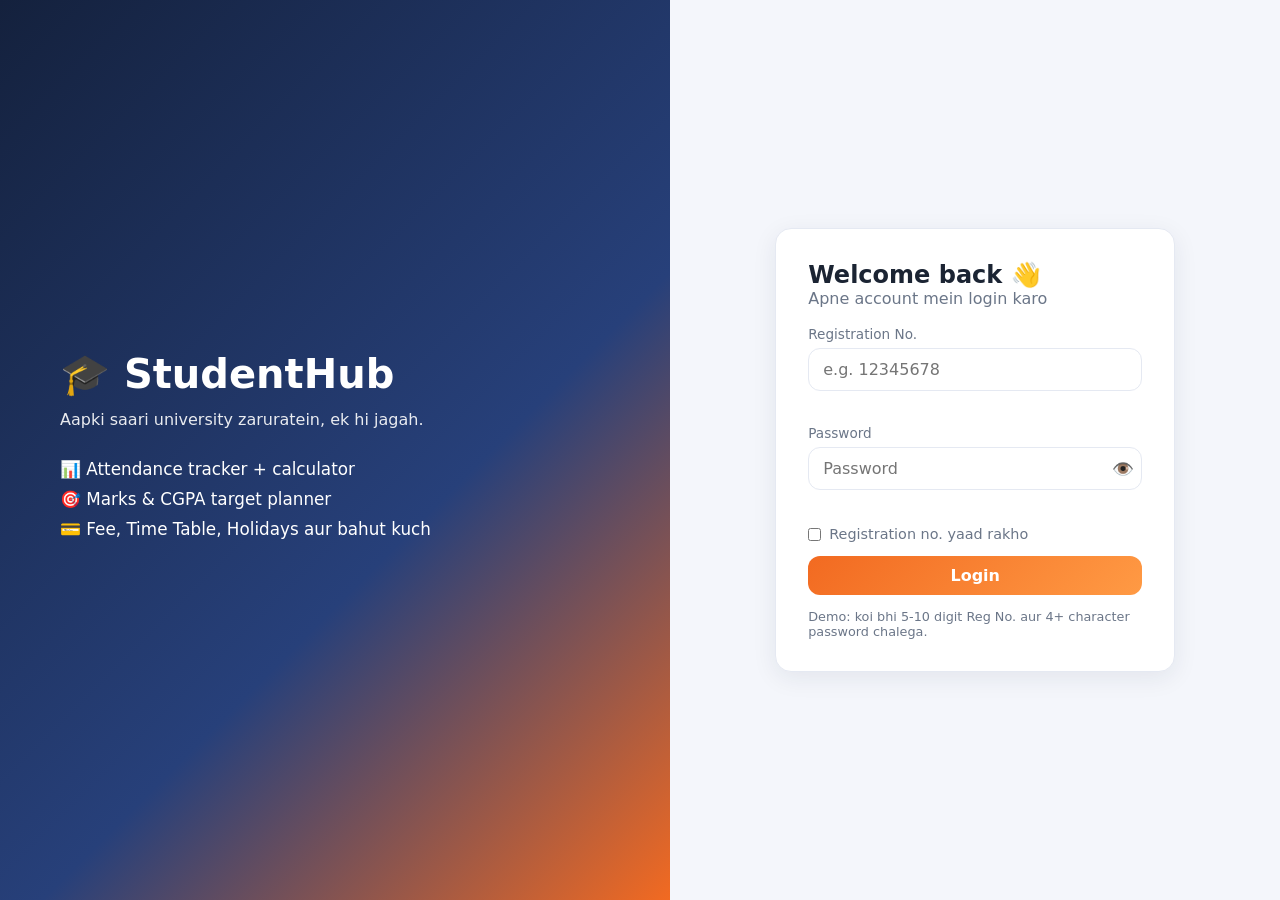
<file: index.html>
<!DOCTYPE html>
<html lang="hi">
<head>
<meta charset="UTF-8"><meta name="viewport" content="width=device-width,initial-scale=1">
<title>Login | StudentHub</title>
<link rel="stylesheet" href="style.css">
</head>
<body>
<div class="login-wrap">
  <section class="login-hero">
    <h1>🎓 StudentHub</h1>
    <p style="opacity:.9;margin-bottom:20px">Aapki saari university zaruratein, ek hi jagah.</p>
    <ul>
      <li>📊 Attendance tracker + calculator</li>
      <li>🎯 Marks & CGPA target planner</li>
      <li>💳 Fee, Time Table, Holidays aur bahut kuch</li>
    </ul>
  </section>
  <section class="login-form">
    <div class="card">
      <h2>Welcome back 👋</h2>
      <p class="sub">Apne account mein login karo</p>
      <label for="reg">Registration No.</label>
      <input id="reg" inputmode="numeric" maxlength="10" placeholder="e.g. 12345678" autocomplete="username">
      <div class="err" id="e1"></div>
      <label for="pw">Password</label>
      <div class="pw">
        <input id="pw" type="password" placeholder="Password" autocomplete="current-password">
        <button type="button" id="eye" aria-label="Show password">👁️</button>
      </div>
      <div class="err" id="e2"></div>
      <label class="chk"><input type="checkbox" id="rem"> Registration no. yaad rakho</label>
      <button class="btn" id="login" style="width:100%">Login</button>
      <p class="sub" style="margin:14px 0 0;font-size:.8rem">Demo: koi bhi 5-10 digit Reg No. aur 4+ character password chalega.</p>
    </div>
  </section>
</div>
<script src="common.js"></script>
<script>
if(S.get('user',null))location.replace('dashboard.html');
const reg=$('#reg'),pw=$('#pw');
reg.value=S.get('rememberReg','');$('#rem').checked=!!reg.value;
$('#eye').onclick=()=>pw.type=pw.type==='password'?'text':'password';
function doLogin(){
  let ok=true;
  $('#e1').textContent=$('#e2').textContent='';
  if(!/^\d{5,10}$/.test(reg.value.trim())){$('#e1').textContent='5 se 10 digit ka registration no. daalo';ok=false}
  if(pw.value.length<4){$('#e2').textContent='Password kam se kam 4 character ka ho';ok=false}
  if(!ok)return;
  const b=$('#login');b.textContent='Logging in...';b.disabled=true;
  setTimeout(()=>{
    const r=reg.value.trim(),last=S.get('lastUser',null);
    S.set('user',last&&last.reg===r?last:{reg:r,name:'Student',photo:null});
    if($('#rem').checked)S.set('rememberReg',r);else localStorage.removeItem('rememberReg');
    location.href='dashboard.html';
  },700);
}
$('#login').onclick=doLogin;
document.addEventListener('keydown',e=>{if(e.key==='Enter')doLogin()});
</script>
</body>
</html>
</file>
<file: style.css>
:root{--bg:#f4f6fb;--card:#fff;--text:#1b2433;--muted:#6b7688;--pri:#f26a21;--pri2:#ff9a44;--navy:#14213d;--ok:#16a34a;--warn:#f59e0b;--bad:#dc2626;--line:#e5e9f2;--shadow:0 6px 24px rgba(20,33,61,.08);--r:16px}
[data-theme=dark]{--bg:#0e1424;--card:#172036;--text:#e8edf7;--muted:#97a3ba;--line:#26314d;--shadow:0 6px 24px rgba(0,0,0,.4)}
*{box-sizing:border-box;margin:0;padding:0}
body{font-family:'Segoe UI',system-ui,sans-serif;background:var(--bg);color:var(--text);min-height:100vh}
a{color:inherit;text-decoration:none}
button{font:inherit;cursor:pointer;border:0}
h3{margin-bottom:10px}
hr{border:0;border-top:1px solid var(--line);margin:18px 0}
.btn{background:linear-gradient(135deg,var(--pri),var(--pri2));color:#fff;padding:10px 18px;border-radius:12px;font-weight:600;transition:.2s;display:inline-block}
.btn:hover{transform:translateY(-2px);box-shadow:0 8px 18px rgba(242,106,33,.35)}
.btn.ghost{background:transparent;color:var(--pri);border:1.5px solid var(--pri)}
.btn.sm{padding:6px 12px;font-size:.85rem}
input,select,textarea{width:100%;padding:11px 14px;border:1.5px solid var(--line);border-radius:12px;background:var(--card);color:var(--text);font:inherit;outline:none}
input:focus,select:focus,textarea:focus{border-color:var(--pri)}
label{font-size:.85rem;color:var(--muted);display:block;margin:12px 0 6px}

/* top bar */
.topbar{position:sticky;top:0;z-index:50;display:flex;align-items:center;justify-content:space-between;padding:10px 22px;background:var(--navy);color:#fff;box-shadow:var(--shadow)}
.icon-btn{background:rgba(255,255,255,.12);color:#fff;width:42px;height:42px;border-radius:12px;font-size:1.3rem}
.brand{font-weight:700;font-size:1.2rem;letter-spacing:.5px}
.brand span{color:var(--pri2)}
.right{display:flex;align-items:center;gap:14px}
.userbox{display:flex;flex-direction:column;align-items:center;gap:2px;max-width:110px}
.userbox small{font-size:.7rem;white-space:nowrap;overflow:hidden;text-overflow:ellipsis;max-width:110px}
.avatar{width:42px;height:42px;border-radius:50%;border:2px solid var(--pri2);background:var(--pri);display:grid;place-items:center;font-weight:700;color:#fff;overflow:hidden;cursor:pointer}
.avatar img{width:100%;height:100%;object-fit:cover}

/* sidebar menu */
.side{position:fixed;top:0;left:0;height:100%;width:290px;background:var(--card);z-index:100;transform:translateX(-105%);transition:.3s;box-shadow:var(--shadow);overflow-y:auto}
.side.open{transform:none}
.overlay{position:fixed;inset:0;background:rgba(0,0,0,.45);opacity:0;pointer-events:none;transition:.3s;z-index:90}
.overlay.show{opacity:1;pointer-events:auto}
.side-head{background:linear-gradient(135deg,var(--navy),#27407a);color:#fff;padding:26px 20px;text-align:center}
.side-head .avatar{width:80px;height:80px;margin:0 auto 10px;font-size:1.8rem}
.side-head h3{cursor:pointer;margin-bottom:2px}
.side a{display:flex;gap:12px;align-items:center;padding:13px 20px;border-bottom:1px solid var(--line);transition:.2s}
.side a:hover,.side a.active{background:rgba(242,106,33,.1);color:var(--pri);padding-left:26px}

/* layout */
.content{max-width:1150px;margin:0 auto;padding:26px 18px 60px}
.page-title{font-size:1.7rem;margin-bottom:4px}
.sub{color:var(--muted);margin-bottom:18px}
.card{background:var(--card);border-radius:var(--r);padding:20px;box-shadow:var(--shadow);border:1px solid var(--line)}
.grid{display:grid;gap:18px;grid-template-columns:repeat(auto-fill,minmax(260px,1fr))}
.grid2{display:grid;gap:18px;grid-template-columns:repeat(auto-fit,minmax(320px,1fr))}
.grid3{display:grid;gap:18px;grid-template-columns:repeat(auto-fit,minmax(180px,1fr))}
table{width:100%;border-collapse:collapse}
th,td{padding:11px 10px;text-align:left;border-bottom:1px solid var(--line);font-size:.92rem}
th{color:var(--muted);font-weight:600}
.tw{overflow-x:auto}
.bar{height:9px;background:var(--line);border-radius:9px;overflow:hidden}
.bar i{display:block;height:100%;border-radius:9px;transition:width .8s}
.ok{color:var(--ok)}.warn{color:var(--warn)}.bad{color:var(--bad)}
.bg-ok{background:var(--ok)}.bg-warn{background:var(--warn)}.bg-bad{background:var(--bad)}
.badge{padding:3px 10px;border-radius:20px;font-size:.78rem;font-weight:600;display:inline-block}
.badge.ok{background:rgba(22,163,74,.15)}.badge.bad{background:rgba(220,38,38,.15)}.badge.warn{background:rgba(245,158,11,.18)}
.ring{--p:0;width:130px;height:130px;border-radius:50%;background:conic-gradient(var(--c,var(--ok)) calc(var(--p)*1%),var(--line) 0);display:grid;place-items:center;margin:auto}
.ring b{width:100px;height:100px;border-radius:50%;background:var(--card);display:grid;place-items:center;font-size:1.5rem}
.stat{text-align:center}.stat b{display:block;font-size:1.7rem;margin-top:4px}
.row{display:flex;justify-content:space-between;align-items:center;gap:12px;padding:12px 0;border-bottom:1px solid var(--line);flex-wrap:wrap}
.res{padding:12px 14px;border-radius:12px;background:var(--bg);line-height:1.6}

/* dashboard boxes */
.widget{position:relative;cursor:pointer;transition:.25s;animation:pop .45s both}
.widget:hover{transform:translateY(-5px)}
.widget h3{display:flex;gap:8px;align-items:center;font-size:1rem;margin-bottom:12px}
.widget .x{position:absolute;top:10px;right:10px;background:var(--line);color:var(--muted);width:26px;height:26px;border-radius:50%;opacity:0;transition:.2s}
.widget:hover .x{opacity:1}
@media(hover:none){.widget .x{opacity:1}}
.widget.dragging{opacity:.4}
.add-box{border:2px dashed var(--line);display:grid;place-items:center;color:var(--muted);min-height:150px;font-size:1.1rem;background:transparent;box-shadow:none}
.add-box:hover{border-color:var(--pri);color:var(--pri)}
@keyframes pop{from{opacity:0;transform:translateY(14px) scale(.97)}to{opacity:1;transform:none}}

/* modal + toast */
.modal{position:fixed;inset:0;background:rgba(0,0,0,.5);display:none;place-items:center;z-index:200;padding:16px}
.modal.show{display:grid}
.modal .box{background:var(--card);border-radius:var(--r);padding:22px;max-width:460px;width:100%;max-height:85vh;overflow:auto}
#toast{position:fixed;bottom:24px;left:50%;transform:translateX(-50%) translateY(100px);background:var(--navy);color:#fff;padding:12px 20px;border-radius:12px;z-index:300;transition:.3s;opacity:0;max-width:90%}
#toast.show{transform:translateX(-50%);opacity:1}

/* login */
.login-wrap{min-height:100vh;display:grid;grid-template-columns:1.1fr 1fr}
.login-hero{background:linear-gradient(135deg,#14213d,#27407a 60%,#f26a21);color:#fff;display:flex;flex-direction:column;justify-content:center;padding:60px}
.login-hero h1{font-size:2.5rem;margin-bottom:12px}
.login-hero li{margin:10px 0;list-style:none;font-size:1.05rem}
.login-form{display:grid;place-items:center;padding:30px}
.login-form .card{width:100%;max-width:400px;padding:32px}
.pw{position:relative}
.pw button{position:absolute;right:8px;top:50%;transform:translateY(-50%);background:none;font-size:1.1rem}
.err{color:var(--bad);font-size:.82rem;min-height:18px;margin-top:4px}
.chk{display:flex;align-items:center;gap:8px;margin:14px 0;color:var(--muted);font-size:.9rem}
.chk input{width:auto}
@media(max-width:800px){.login-wrap{grid-template-columns:1fr}.login-hero{padding:30px}.login-hero h1{font-size:1.8rem}}

/* calendar */
.cal{display:grid;grid-template-columns:repeat(7,1fr);gap:6px}
.cal div{aspect-ratio:1;display:grid;place-items:center;border-radius:12px;background:var(--bg);font-size:.9rem}
.cal .dh{background:none;aspect-ratio:auto;font-weight:600;color:var(--muted)}
.cal .hol{background:rgba(22,163,74,.22);color:var(--ok);font-weight:700}
.cal .em{background:rgba(220,38,38,.22);color:var(--bad);font-weight:700}
.cal .today{outline:2px solid var(--pri)}
.cal .sun{color:var(--bad)}

/* timetable */
.tt td,.tt th{text-align:center;border:1px solid var(--line);min-width:105px;font-size:.8rem}
.tt th.tod{background:var(--pri);color:#fff}
.tt .brk{background:repeating-linear-gradient(45deg,var(--bg),var(--bg) 8px,var(--line) 8px,var(--line) 16px);color:var(--muted)}
.tt .now{outline:3px solid var(--pri);outline-offset:-3px}
.c0{background:rgba(242,106,33,.15)}.c1{background:rgba(59,130,246,.15)}.c2{background:rgba(22,163,74,.15)}
.c3{background:rgba(168,85,247,.15)}.c4{background:rgba(236,72,153,.15)}.c5{background:rgba(245,158,11,.18)}

/* chat + rms */
.chat{max-height:340px;overflow-y:auto;padding:4px}
.msg{max-width:82%;padding:10px 14px;border-radius:14px;margin:8px 0;background:var(--bg)}
.msg.me{margin-left:auto;background:rgba(242,106,33,.15)}
.msg.new{border-left:4px solid var(--pri)}
.msg small{display:block;color:var(--muted);font-size:.72rem;margin-top:4px}
.steps{display:flex;gap:6px}
.step{flex:1;text-align:center;font-size:.75rem;color:var(--muted)}
.step i{display:grid;place-items:center;width:30px;height:30px;border-radius:50%;background:var(--line);margin:0 auto 6px;font-style:normal;font-weight:700}
.step.done{color:var(--ok)}.step.done i{background:var(--ok);color:#fff}
</file>
